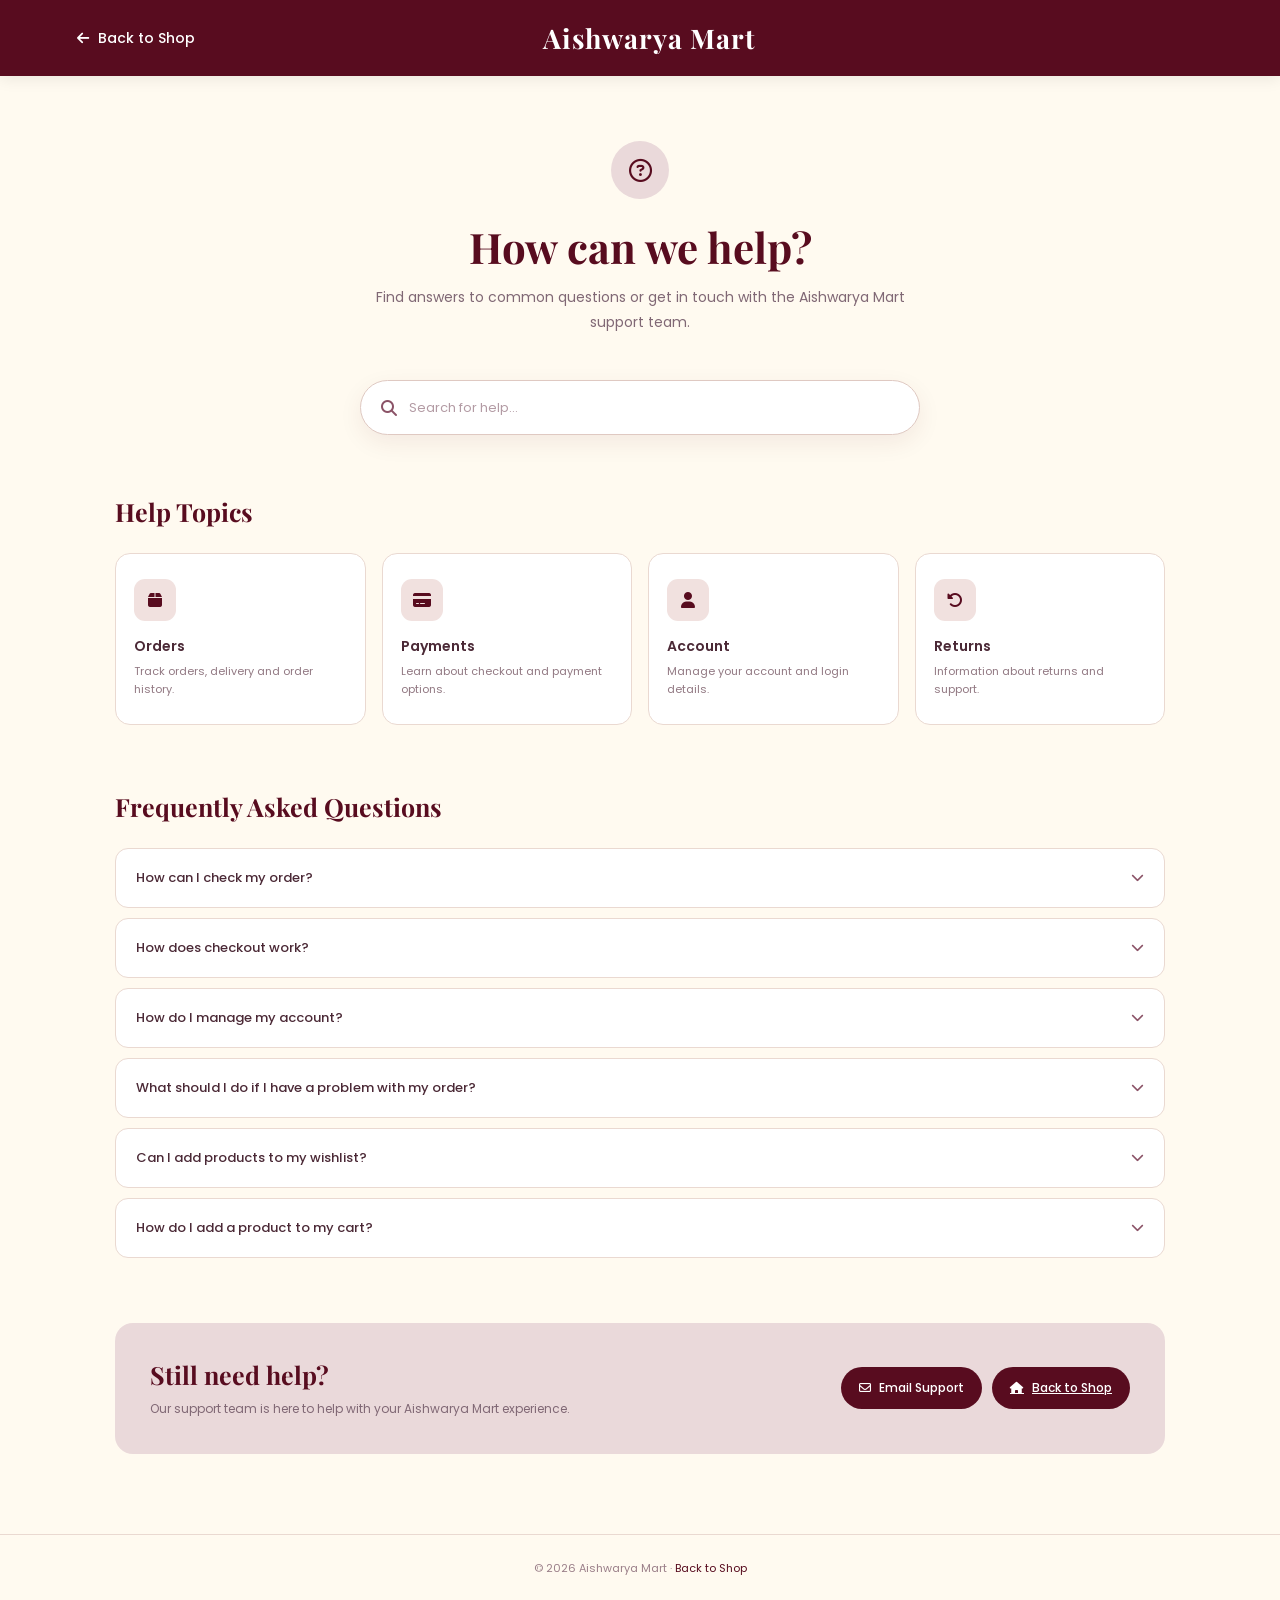
<file: src/main/webapp/help.html>
<!DOCTYPE html>
<html lang="en">
<head>
    <meta charset="UTF-8">
    <meta name="viewport" content="width=device-width, initial-scale=1.0">

    <title>Help & Support - Aishwarya Mart</title>

    <link rel="preconnect" href="https://fonts.googleapis.com">
    <link rel="preconnect" href="https://fonts.gstatic.com" crossorigin>

    <link href="https://fonts.googleapis.com/css2?family=Playfair+Display:wght@500;600;700&family=Poppins:wght@400;500;600&display=swap" rel="stylesheet">

    <link rel="stylesheet"
          href="https://cdnjs.cloudflare.com/ajax/libs/font-awesome/6.5.2/css/all.min.css">

    <style>
        * {
            margin: 0;
            padding: 0;
            box-sizing: border-box;
        }

        html {
            scroll-behavior: smooth;
        }

        body {
            font-family: "Poppins", sans-serif;
            background: #fffaf0;
            color: #3f1f2d;
            min-height: 100vh;
        }

        header {
            height: 76px;
            background: #580c1f;
            display: flex;
            align-items: center;
            justify-content: space-between;
            padding: 0 6%;
            position: sticky;
            top: 0;
            z-index: 100;
            box-shadow: 0 3px 15px rgba(0, 0, 0, 0.08);
        }

        .back-button {
            text-decoration: none;
            color: white;
            display: flex;
            align-items: center;
            gap: 9px;
            font-size: 14px;
            font-weight: 500;
            transition: 0.2s ease;
        }

        .back-button:hover {
            opacity: 0.75;
        }

        .brand {
            font-family: "Playfair Display", serif;
            font-size: 27px;
            font-weight: 700;
            color: white;
            letter-spacing: 1px;
        }

        .header-spacer {
            width: 100px;
        }

        .hero {
            text-align: center;
            padding: 65px 20px 45px;
        }

        .hero-icon {
            width: 58px;
            height: 58px;
            margin: 0 auto 20px;
            border-radius: 50%;
            background: #ead9da;
            color: #580c1f;
            display: flex;
            align-items: center;
            justify-content: center;
            font-size: 23px;
        }

        .hero h1 {
            font-family: "Playfair Display", serif;
            font-size: 42px;
            color: #580c1f;
            margin-bottom: 10px;
        }

        .hero p {
            max-width: 560px;
            margin: auto;
            color: #806875;
            font-size: 14px;
            line-height: 1.8;
        }

        .help-search {
            max-width: 600px;
            margin: 0 auto 60px;
            padding: 0 20px;
        }

        .search-box {
            height: 55px;
            background: white;
            border: 1px solid #dfc9c2;
            border-radius: 30px;
            display: flex;
            align-items: center;
            padding: 0 20px;
            box-shadow: 0 8px 25px rgba(88, 12, 31, 0.07);
        }

        .search-box i {
            color: #8b5367;
            margin-right: 12px;
        }

        .search-box input {
            width: 100%;
            border: none;
            outline: none;
            font-family: "Poppins", sans-serif;
            font-size: 13px;
            color: #3f1f2d;
            background: transparent;
        }

        .search-box input::placeholder {
            color: #b39ba4;
        }

        main {
            width: min(1050px, 90%);
            margin: auto;
            padding-bottom: 80px;
        }

        .section-heading {
            font-family: "Playfair Display", serif;
            color: #580c1f;
            font-size: 25px;
            margin-bottom: 25px;
        }

        .topics {
            display: grid;
            grid-template-columns: repeat(4, 1fr);
            gap: 16px;
            margin-bottom: 65px;
        }

        .topic-card {
            background: white;
            border: 1px solid #ead9d1;
            border-radius: 15px;
            padding: 25px 18px;
            text-decoration: none;
            color: #4b2936;
            transition: 0.25s ease;
            cursor: pointer;
        }

        .topic-card:hover {
            transform: translateY(-3px);
            border-color: #b98a98;
            box-shadow: 0 10px 25px rgba(88, 12, 31, 0.08);
        }

        .topic-card.active {
            border-color: #580c1f;
            box-shadow: 0 8px 20px rgba(88, 12, 31, 0.12);
        }

        .topic-icon {
            width: 42px;
            height: 42px;
            border-radius: 11px;
            background: #f1e1df;
            color: #580c1f;
            display: flex;
            align-items: center;
            justify-content: center;
            margin-bottom: 15px;
        }

        .topic-card h3 {
            font-size: 14px;
            margin-bottom: 6px;
            font-weight: 600;
        }

        .topic-card p {
            font-size: 11px;
            line-height: 1.6;
            color: #927983;
        }

        .faq-section {
            margin-bottom: 65px;
        }

        .faq {
            background: white;
            border: 1px solid #ead9d1;
            border-radius: 13px;
            margin-bottom: 10px;
            overflow: hidden;
        }

        .faq-question {
            width: 100%;
            border: none;
            background: transparent;
            padding: 19px 20px;
            display: flex;
            align-items: center;
            justify-content: space-between;
            cursor: pointer;
            font-family: "Poppins", sans-serif;
            font-size: 13px;
            font-weight: 500;
            color: #4b2936;
            text-align: left;
        }

        .faq-question i {
            color: #8b5367;
            transition: transform 0.25s ease;
        }

        .faq-answer {
            max-height: 0;
            overflow: hidden;
            transition: max-height 0.3s ease;
        }

        .faq-answer p {
            padding: 0 20px 18px;
            color: #8b747d;
            font-size: 12px;
            line-height: 1.8;
        }

        .faq.open .faq-question i {
            transform: rotate(180deg);
        }

        .no-results {
            display: none;
            text-align: center;
            padding: 30px;
            background: white;
            border: 1px solid #ead9d1;
            border-radius: 13px;
            color: #8b747d;
            font-size: 13px;
        }

        .contact-box {
            background: #ead9da;
            border-radius: 18px;
            padding: 35px;
            display: flex;
            align-items: center;
            justify-content: space-between;
            gap: 30px;
        }

        .contact-text h2 {
            font-family: "Playfair Display", serif;
            color: #580c1f;
            font-size: 25px;
            margin-bottom: 8px;
        }

        .contact-text p {
            color: #806875;
            font-size: 12px;
            line-height: 1.7;
        }

        .contact-options {
            display: flex;
            gap: 10px;
            flex-shrink: 0;
        }

        .contact-button {
            border: none;
            cursor: pointer;
            background: #580c1f;
            color: white;
            border-radius: 25px;
            padding: 12px 18px;
            font-family: "Poppins", sans-serif;
            font-size: 12px;
            font-weight: 500;
            display: flex;
            align-items: center;
            gap: 8px;
            transition: 0.2s ease;
        }

        .contact-button:hover {
            background: #430817;
        }

        footer {
            border-top: 1px solid #ead9d1;
            padding: 25px 20px;
            text-align: center;
            color: #9a7e88;
            font-size: 11px;
        }

        footer a {
            color: #580c1f;
            text-decoration: none;
        }

        .copy-message {
            position: fixed;
            bottom: 25px;
            left: 50%;
            transform: translateX(-50%);
            background: #580c1f;
            color: white;
            padding: 11px 18px;
            border-radius: 25px;
            font-size: 12px;
            opacity: 0;
            pointer-events: none;
            transition: 0.3s ease;
            z-index: 999;
        }

        .copy-message.show {
            opacity: 1;
        }

        @media (max-width: 800px) {

            header {
                padding: 0 20px;
            }

            .header-spacer {
                width: 70px;
            }

            .hero {
                padding-top: 45px;
            }

            .hero h1 {
                font-size: 34px;
            }

            .topics {
                grid-template-columns: repeat(2, 1fr);
            }

            .contact-box {
                flex-direction: column;
                align-items: flex-start;
            }

            .contact-options {
                flex-wrap: wrap;
            }
        }

        @media (max-width: 480px) {

            .brand {
                font-size: 22px;
            }

            .header-spacer {
                width: 50px;
            }

            .hero h1 {
                font-size: 30px;
            }

            .topics {
                grid-template-columns: 1fr;
            }

            .contact-box {
                padding: 25px;
            }

            .contact-options {
                width: 100%;
                flex-direction: column;
            }

            .contact-button {
                justify-content: center;
            }
        }
    </style>
</head>

<body>

<header>

    <a href="index.html" class="back-button">
        <i class="fa-solid fa-arrow-left"></i>
        Back to Shop
    </a>

    <div class="brand">
        Aishwarya Mart
    </div>

    <div class="header-spacer"></div>

</header>


<section class="hero">

    <div class="hero-icon">
        <i class="fa-regular fa-circle-question"></i>
    </div>

    <h1>How can we help?</h1>

    <p>
        Find answers to common questions or get in touch with
        the Aishwarya Mart support team.
    </p>

</section>


<div class="help-search">

    <div class="search-box">

        <i class="fa-solid fa-magnifying-glass"></i>

        <input
            type="text"
            id="helpSearch"
            placeholder="Search for help..."
            autocomplete="off"
        >

    </div>

</div>


<main>

    <section>

        <h2 class="section-heading">
            Help Topics
        </h2>

        <div class="topics">

            <div class="topic-card" data-topic="orders">

                <div class="topic-icon">
                    <i class="fa-solid fa-box"></i>
                </div>

                <h3>Orders</h3>

                <p>
                    Track orders, delivery and order history.
                </p>

            </div>


            <div class="topic-card" data-topic="payments">

                <div class="topic-icon">
                    <i class="fa-solid fa-credit-card"></i>
                </div>

                <h3>Payments</h3>

                <p>
                    Learn about checkout and payment options.
                </p>

            </div>


            <div class="topic-card" data-topic="account">

                <div class="topic-icon">
                    <i class="fa-solid fa-user"></i>
                </div>

                <h3>Account</h3>

                <p>
                    Manage your account and login details.
                </p>

            </div>


            <div class="topic-card" data-topic="returns">

                <div class="topic-icon">
                    <i class="fa-solid fa-rotate-left"></i>
                </div>

                <h3>Returns</h3>

                <p>
                    Information about returns and support.
                </p>

            </div>

        </div>

    </section>


    <section class="faq-section" id="faqSection">

        <h2 class="section-heading">
            Frequently Asked Questions
        </h2>


        <div class="faq" id="orders">

            <button class="faq-question">

                <span>
                    How can I check my order?
                </span>

                <i class="fa-solid fa-chevron-down"></i>

            </button>

            <div class="faq-answer">

                <p>
                    Open your account and select Order History
                    to view your previous orders and their details.
                </p>

            </div>

        </div>


        <div class="faq" id="payments">

            <button class="faq-question">

                <span>
                    How does checkout work?
                </span>

                <i class="fa-solid fa-chevron-down"></i>

            </button>

            <div class="faq-answer">

                <p>
                    Add the products you want to your cart,
                    proceed to checkout, enter your details,
                    and confirm your order.
                </p>

            </div>

        </div>


        <div class="faq" id="account">

            <button class="faq-question">

                <span>
                    How do I manage my account?
                </span>

                <i class="fa-solid fa-chevron-down"></i>

            </button>

            <div class="faq-answer">

                <p>
                    Use the Account section to view your profile,
                    orders and other account-related options.
                </p>

            </div>

        </div>


        <div class="faq" id="returns">

            <button class="faq-question">

                <span>
                    What should I do if I have a problem with my order?
                </span>

                <i class="fa-solid fa-chevron-down"></i>

            </button>

            <div class="faq-answer">

                <p>
                    If you experience an issue with an order,
                    contact the Aishwarya Mart support team using
                    the contact options below.
                </p>

            </div>

        </div>


        <div class="faq">

            <button class="faq-question">

                <span>
                    Can I add products to my wishlist?
                </span>

                <i class="fa-solid fa-chevron-down"></i>

            </button>

            <div class="faq-answer">

                <p>
                    Yes. Use the heart icon on a product to add
                    it to your wishlist. You can manage your
                    saved products from the Wishlist page.
                </p>

            </div>

        </div>


        <div class="faq">

            <button class="faq-question">

                <span>
                    How do I add a product to my cart?
                </span>

                <i class="fa-solid fa-chevron-down"></i>

            </button>

            <div class="faq-answer">

                <p>
                    Open a product and select Add to Cart.
                    You can then view or update the item from
                    your shopping cart.
                </p>

            </div>

        </div>


        <div class="no-results" id="noResults">
            No help articles found. Try another search.
        </div>

    </section>


    <section class="contact-box">

        <div class="contact-text">

            <h2>Still need help?</h2>

            <p>
                Our support team is here to help with your
                Aishwarya Mart experience.
            </p>

        </div>


        <div class="contact-options">

            <button class="contact-button" id="emailSupport">

                <i class="fa-regular fa-envelope"></i>
                Email Support

            </button>


            <a href="index.html" class="contact-button">

                <i class="fa-solid fa-house"></i>
                Back to Shop

            </a>

        </div>

    </section>

</main>


<footer>

    <p>
        © 2026 Aishwarya Mart ·
        <a href="index.html">Back to Shop</a>
    </p>

</footer>


<div class="copy-message" id="copyMessage">
    Email address copied!
</div>


<script>

    /* ================= FAQ ACCORDION ================= */

    const faqQuestions =
        document.querySelectorAll(".faq-question");

    faqQuestions.forEach(question => {

        question.addEventListener("click", () => {

            const faq = question.parentElement;
            const answer = faq.querySelector(".faq-answer");

            const isOpen =
                faq.classList.contains("open");

            document.querySelectorAll(".faq.open").forEach(openFaq => {

                openFaq.classList.remove("open");

                openFaq.querySelector(".faq-answer").style.maxHeight = null;

            });

            if (!isOpen) {

                faq.classList.add("open");

                answer.style.maxHeight =
                    answer.scrollHeight + "px";

            }

        });

    });


    /* ================= SEARCH ================= */

    const searchInput =
        document.getElementById("helpSearch");

    const faqs =
        document.querySelectorAll(".faq");

    const noResults =
        document.getElementById("noResults");

    searchInput.addEventListener("input", () => {

        const searchText =
            searchInput.value.toLowerCase().trim();

        let found = false;

        faqs.forEach(faq => {

            const text =
                faq.textContent.toLowerCase();

            if (text.includes(searchText)) {

                faq.style.display = "block";
                found = true;

            } else {

                faq.style.display = "none";

                faq.classList.remove("open");

                faq.querySelector(".faq-answer").style.maxHeight = null;

            }

        });

        if (searchText !== "" && !found) {

            noResults.style.display = "block";

        } else {

            noResults.style.display = "none";

        }

    });


    /* ================= TOPIC BUTTONS ================= */

    const topicCards =
        document.querySelectorAll(".topic-card");

    topicCards.forEach(card => {

        card.addEventListener("click", () => {

            const topic =
                card.dataset.topic;

            searchInput.value = "";

            noResults.style.display = "none";

            faqs.forEach(faq => {

                faq.style.display = "block";

                faq.classList.remove("open");

                faq.querySelector(".faq-answer").style.maxHeight = null;

            });

            topicCards.forEach(otherCard => {
                otherCard.classList.remove("active");
            });

            card.classList.add("active");

            const selectedFaq =
                document.getElementById(topic);

            if (selectedFaq) {

                selectedFaq.scrollIntoView({
                    behavior: "smooth",
                    block: "center"
                });

                setTimeout(() => {

                    const answer =
                        selectedFaq.querySelector(".faq-answer");

                    selectedFaq.classList.add("open");

                    answer.style.maxHeight =
                        answer.scrollHeight + "px";

                }, 400);

            }

        });

    });


    /* ================= EMAIL SUPPORT ================= */

    const emailSupport =
        document.getElementById("emailSupport");

    const copyMessage =
        document.getElementById("copyMessage");

    emailSupport.addEventListener("click", async () => {

        const email =
            "support@aishwaryamart.com";

        try {

            await navigator.clipboard.writeText(email);

        } catch (error) {

            const temporaryInput =
                document.createElement("input");

            temporaryInput.value = email;

            document.body.appendChild(temporaryInput);

            temporaryInput.select();

            document.execCommand("copy");

            temporaryInput.remove();

        }

        copyMessage.classList.add("show");

        setTimeout(() => {

            copyMessage.classList.remove("show");

        }, 2000);

    });

</script>

</body>
</html>
</file>
